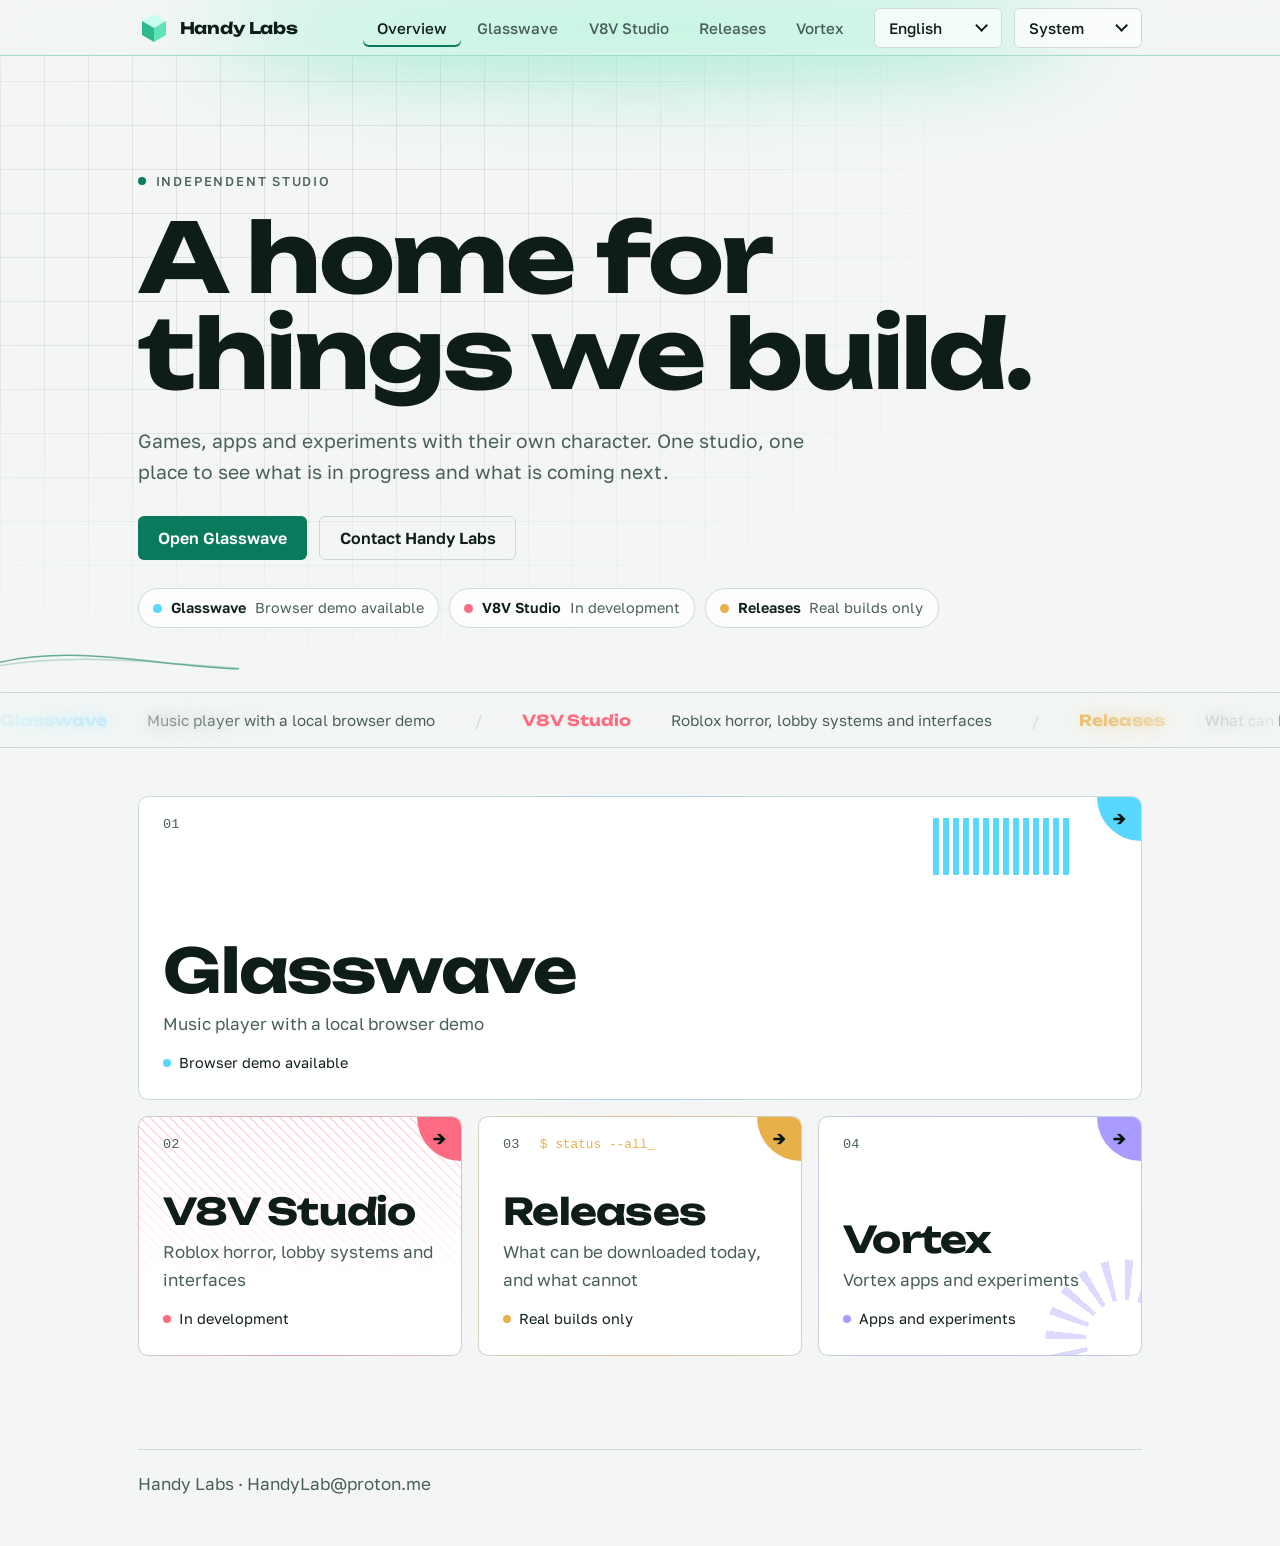
<file: index.html>
<!doctype html>
<html lang="en" data-theme="auto">
<head>
<meta charset="utf-8">
<meta name="viewport" content="width=device-width,initial-scale=1">
<meta name="theme-color" content="#0c1110">
<title>Handy Labs — Projects, Apps & Glasswave</title>
<meta name="description" content="Explore Handy Labs: projects, web apps, Roblox game development, and Glasswave, a Liquid Glass music player.">
<meta name="robots" content="index,follow,max-image-preview:large">
<link rel="canonical" href="https://handylab.ru/">
<link rel="icon" type="image/png" sizes="128x128" href="/favicon.png">
<link rel="shortcut icon" href="/favicon.png">
<link rel="apple-touch-icon" href="/favicon.png">
<meta property="og:type" content="website">
<meta property="og:site_name" content="Handy Labs">
<meta property="og:title" content="Handy Labs — Projects, Apps & Glasswave">
<meta property="og:description" content="Explore Handy Labs: projects, web apps, Roblox game development, and Glasswave, a Liquid Glass music player.">
<meta property="og:url" content="https://handylab.ru/">
<meta property="og:image" content="https://handylab.ru/favicon.png?v=3">
<meta property="og:image:alt" content="Handy Labs emerald glass icon">
<meta name="twitter:card" content="summary">
<meta name="twitter:title" content="Handy Labs — Projects, Apps & Glasswave">
<meta name="twitter:description" content="Explore Handy Labs: projects, web apps, Roblox game development, and Glasswave, a Liquid Glass music player.">
<meta name="twitter:image" content="https://handylab.ru/favicon.png?v=3">
<script type="application/ld+json">{"@context":"https://schema.org","@graph":[{"@type":"Organization","@id":"https://handylab.ru/#organization","name":"Handy Labs","url":"https://handylab.ru/","logo":{"@type":"ImageObject","url":"https://handylab.ru/favicon.png?v=3","width":128,"height":128}},{"@type":"WebSite","@id":"https://handylab.ru/#website","url":"https://handylab.ru/","name":"Handy Labs","publisher":{"@id":"https://handylab.ru/#organization"}}]}</script>
<script>document.documentElement.classList.add('js');try{var x=localStorage.getItem('handylabs-theme');if(x==='light'||x==='dark')document.documentElement.dataset.theme=x}catch(e){}</script>
<link rel="preconnect" href="https://fonts.googleapis.com"><link rel="preconnect" href="https://fonts.gstatic.com" crossorigin>
<link rel="stylesheet" href="https://fonts.googleapis.com/css2?family=Golos+Text:wght@400;500;600&family=Unbounded:wght@600;700&display=swap">
<link rel="stylesheet" href="/assets/css/site.css">
<link rel="stylesheet" href="/assets/css/shell.css">
<link rel="stylesheet" href="/assets/css/home.css">
<link rel="stylesheet" href="/assets/css/projects.css">
</head>
<body>
<a class="skip" href="#main" data-t="skip">Skip to content</a>
<header class="top">
<a class="brand" href="/" data-go="overview" aria-label="Handy Labs"><svg viewBox="0 0 32 32" aria-hidden="true"><path d="M16 2 28 9 16 16 4 9z" fill="#c9fff1"/><path d="M4 9 16 16v14L4 23z" fill="#2fb98e"/><path d="M28 9v14L16 30V16z" fill="#5fe3b4"/></svg><span>Handy Labs</span></a>
<button id="mb" type="button" aria-expanded="false" aria-controls="sheet"><i aria-hidden="true"></i><span class="m1" data-t="ui.menu">Menu</span><span class="m2" data-t="ui.close">Close</span></button>
<div class="sheet" id="sheet">
<nav id="nav" aria-label="Projects" data-al="ui.nav">
<a href="/" data-p="overview" data-t="nav.overview">Overview</a>
<a href="/?project=glasswave" data-p="glasswave">Glasswave</a>
<a href="/?project=v8v" data-p="v8v">V8V Studio</a>
<a href="/?project=releases" data-p="releases" data-t="nav.releases">Releases</a>
<a href="/?project=vortex" data-p="vortex">Vortex</a>
</nav>
<div class="ctl">
<select id="lang" aria-label="Language" data-al="ui.lang"></select>
<select id="theme" aria-label="Theme" data-al="ui.theme"><option value="auto" data-t="ui.auto">System</option><option value="light" data-t="ui.light">Light</option><option value="dark" data-t="ui.dark">Dark</option></select>
</div>
</div>
</header>
<main id="main">
<section id="overview" data-panel>
<div class="hero">
<svg class="sig" viewBox="0 0 1200 160" preserveAspectRatio="none" aria-hidden="true"><path d="M0 80C100 10 200 150 300 80S500 10 600 80 800 150 900 80 1100 10 1200 80"/><path d="M0 90C120 30 230 140 340 90S560 40 680 90 880 140 1000 90 1120 50 1200 90"/></svg>
<p class="eye"><i></i><span data-t="ov.k">Independent studio</span></p>
<h1 data-t="ov.h">A home for things we build.</h1>
<p class="lead" data-t="ov.p">Games, apps and experiments with their own character. One studio, one place to see what is in progress and what is coming next.</p>
<div class="btns"><a class="btn p" href="/?project=glasswave" data-go="glasswave" data-t="ov.a">Open Glasswave</a><a class="btn" href="mailto:HandyLab@proton.me" data-t="ov.c">Contact Handy Labs</a></div>
<ul class="chips">
<li class="chip" style="--c:#58d7ff"><i></i><b>Glasswave</b><span data-t="ov.s1">Browser demo available</span></li>
<li class="chip" style="--c:#ff6b80"><i></i><b>V8V Studio</b><span data-t="ov.s2">In development</span></li>
<li class="chip" style="--c:#e8b04a"><i></i><b data-t="nav.releases">Releases</b><span data-t="ov.s3">Real builds only</span></li>
</ul>
</div>
<div class="tick" aria-hidden="true"><div>
<b style="--c:#58d7ff">Glasswave</b><span data-t="idx.glasswave">Music player with a local browser demo</span>
<b style="--c:#ff6b80">V8V Studio</b><span data-t="idx.v8v">Roblox horror, lobby systems and interfaces</span>
<b style="--c:#e8b04a" data-t="nav.releases">Releases</b><span data-t="idx.releases">What can be downloaded today, and what cannot</span>
<b style="--c:#a99bff">Vortex</b><span data-t="idx.vortex">Vortex apps and experiments</span>
</div></div>
<div class="plates">
<a class="plate rv" href="/?project=glasswave" data-go="glasswave" style="--c:#58d7ff"><span class="mo mo-gw" aria-hidden="true"><i></i><i></i><i></i><i></i><i></i><i></i><i></i><i></i><i></i><i></i><i></i><i></i><i></i><i></i></span><small class="no">01</small><b>Glasswave</b><span data-t="idx.glasswave">Music player with a local browser demo</span><em class="st" data-t="ov.s1">Browser demo available</em><span class="gc" aria-hidden="true">→</span></a>
<a class="plate rv" href="/?project=v8v" data-go="v8v" style="--c:#ff6b80"><span class="mo mo-v8" aria-hidden="true"></span><small class="no">02</small><b>V8V Studio</b><span data-t="idx.v8v">Roblox horror, lobby systems and interfaces</span><em class="st" data-t="ov.s2">In development</em><span class="gc" aria-hidden="true">→</span></a>
<a class="plate rv" href="/?project=releases" data-go="releases" style="--c:#e8b04a"><span class="mo mo-rl" aria-hidden="true"></span><small class="no">03</small><b data-t="nav.releases">Releases</b><span data-t="idx.releases">What can be downloaded today, and what cannot</span><em class="st" data-t="ov.s3">Real builds only</em><span class="gc" aria-hidden="true">→</span></a>
<a class="plate rv" href="/?project=vortex" data-go="vortex" style="--c:#a99bff"><span class="mo mo-vx" aria-hidden="true"></span><small class="no">04</small><b>Vortex</b><span data-t="idx.vortex">Vortex apps and experiments</span><em class="st" data-t="ov.s4">Apps and experiments</em><span class="gc" aria-hidden="true">→</span></a>
</div>
</section>
<section id="glasswave" data-panel hidden>
<h1 data-t="gw.h">Music, refracted.</h1>
<p class="lead" data-t="gw.p">Glasswave is a music player for local libraries, playlists and artwork. Try the browser demo below: the files you choose stay on your device and are never uploaded.</p>
<div class="pl">
<h2 data-t="pl.h">Browser demo</h2>
<canvas id="wv" width="480" height="96" aria-hidden="true"></canvas>
<div class="dz" id="dz"><span data-t="pl.drop">Choose audio files or drop them here</span><button class="btn p" id="pick" type="button" data-t="pl.pick">Choose files</button><input id="file" type="file" accept="audio/*,.mp3,.wav,.flac,.ogg,.m4a,.aac,.opus,.wma" multiple hidden></div>
<div><span class="tm" id="cnt"></span><div id="tl"></div></div>
<div><strong id="nt"></strong><br><span class="tm" id="na"></span></div>
<div class="ctr"><button class="btn" id="pv" type="button" aria-label="Previous">⏮</button><button class="btn p" id="pp" type="button" aria-label="Play">▶</button><button class="btn" id="nx" type="button" data-al="pl.next" aria-label="Next">⏭</button></div>
<div class="ctr"><span class="tm" id="t1">0:00</span><input id="sk" type="range" min="0" max="1000" value="0" aria-label="Seek" data-al="pl.seek"><span class="tm" id="t2">0:00</span></div>
<div class="ctr"><label class="tm"><span data-t="pl.vol">Volume</span> <input id="vol" type="range" min="0" max="100" value="75"></label><button class="btn" id="rp" type="button" aria-pressed="true"></button></div>
<p class="tm" id="msg" role="status"></p>
<audio id="au" preload="metadata"></audio>
</div>
<div class="btns"><a class="btn" href="mailto:GlasWave@proton.me">GlasWave@proton.me</a><a class="btn" href="/?project=releases" data-go="releases" data-t="gw.r">Release status</a></div>
</section>
<section id="v8v" data-panel hidden>
<h1 data-t="v8.h">Horror with intention.</h1>
<p class="lead" data-t="v8.p">V8V Studio builds Roblox horror projects: atmosphere, lobby systems, interface design and experimental mechanics.</p>
<ul class="list"><li data-t="v8.l1">Horror projects</li><li data-t="v8.l2">Game systems and lobbies</li><li data-t="v8.l3">Interfaces and effects</li></ul>
<div class="btns"><a class="btn p" href="mailto:HandyLab@proton.me" data-t="v8.c">Write about V8V</a></div>
</section>
<section id="releases" data-panel hidden>
<h1 data-t="rl.h">Only real releases.</h1>
<p class="lead" data-t="rl.p">A download appears here once a build has been tested. No placeholder installers.</p>
<div class="tw"><table><thead><tr><th data-t="rl.c.0">Product</th><th data-t="rl.c.1">Platform</th><th data-t="rl.c.2">Status</th></tr></thead><tbody>
<tr data-s="test"><td data-t="rl.r1.0">Glasswave</td><td data-t="rl.r1.1">Windows</td><td data-t="rl.r1.2">In testing. No public download yet.</td></tr>
<tr data-s="live"><td data-t="rl.r2.0">Glasswave</td><td data-t="rl.r2.1">Web</td><td data-t="rl.r2.2">Local browser demo available</td></tr>
<tr data-s="dev"><td data-t="rl.r3.0">V8V Studio</td><td data-t="rl.r3.1">Roblox</td><td data-t="rl.r3.2">In development</td></tr>
<tr data-s="plan"><td data-t="rl.r4.0">Glasswave</td><td data-t="rl.r4.1">Android, macOS, Linux</td><td data-t="rl.r4.2">Planned, not released</td></tr>
</tbody></table></div>
</section>
<section id="vortex" data-panel hidden>
<h1 data-t="vx.h">Vortex projects.</h1>
<p class="lead" data-t="vx.p">A collection of Vortex apps and experiments. More will appear here.</p>
<div id="vxc" hidden style="margin-top:2rem"><h2 data-t="vx.n">Vortex Antivirus</h2><p data-t="vx.d">The best antivirus in its category, according to Vortex itself.</p><p class="tm" data-t="vx.f">Android 8.0+ · version 1.4 · 13.2 MB</p><p class="tm" data-t="vx.perm">Asks for: drawing over other apps, notifications, a foreground service.</p><p class="btns"><a class="btn p" href="/AntiVirusVORTEX.apk" download="AntiVirusVORTEX.apk" data-t="vx.dl">Download APK</a></p><p class="tm">SHA-256: <code>75e42a32a2a6ffe390b8de719ef495f52e16b23fd381b83241a239565653ea6c</code></p></div>
<div id="vxe" style="margin-top:2rem"><h2 data-t="vx.e">Nothing here yet</h2><p data-t="vx.ep">Vortex projects will appear here soon.</p></div>
</section>
</main>
<aside id="shop" lang="ru" hidden><a href="https://ozon.ru/s/pravoslavnyy-krestyanin" target="_blank" rel="noopener noreferrer" aria-label="Магазин «Православный крестьянин» на Ozon"><span><small>Рекомендация магазина</small><b>Православный крестьянин</b><span>Посмотрите товары в магазине на Ozon. ↗</span></span><img src="/pravoslavnyy-krestyanin-banner.jpg" alt="Витрина магазина «Православный крестьянин»" loading="lazy" width="80" height="108"></a></aside>
<footer>Handy Labs · <a href="mailto:HandyLab@proton.me">HandyLab@proton.me</a></footer>
<script src="/assets/js/app.js" defer></script>
<script src="/assets/js/fx.js" defer></script>
</body>
</html>
</file>
<file: assets/css/site.css>
/* Handy Labs 2.0 — design system. Tokens first, then layout, then project components.
   Light/dark via light-dark(); theme override through [data-theme]. Logical properties keep RTL working. */
:root{color-scheme:light dark;--bg:light-dark(#f3f6f4,#0c1110);--fg:light-dark(#0f1d19,#e9f1ee);--mut:light-dark(#4a5f59,#9bada8);--line:light-dark(#cdd9d4,#26332f);--pan:light-dark(#fff,#121a17);--ink:light-dark(#fff,#04140e);--acc:light-dark(#0a7a5c,#5fe3b4);--r:6px;--f:'Golos Text',system-ui,-apple-system,'Segoe UI',Roboto,'Noto Sans','Noto Sans Arabic','Noto Sans Hebrew','Noto Sans Devanagari','Noto Sans Thai','Noto Sans JP','Noto Sans KR','Noto Sans SC',sans-serif;--d:'Unbounded','Golos Text',system-ui,sans-serif}
:root[data-theme=light]{color-scheme:light}:root[data-theme=dark]{color-scheme:dark}
*{box-sizing:border-box}[hidden]{display:none!important}
body{margin:0;background:var(--bg);color:var(--fg);font:1.0625rem/1.65 var(--f);min-height:100vh}
a{color:inherit}:focus-visible{outline:3px solid var(--acc);outline-offset:3px;border-radius:4px}
.skip{position:absolute;inset-inline-start:1rem;top:-4rem;background:var(--acc);color:var(--ink);padding:.6rem 1rem;z-index:9}.skip:focus{top:1rem}
.top{position:sticky;top:0;z-index:5;display:flex;flex-wrap:wrap;align-items:center;gap:.5rem 1.25rem;padding:.7rem clamp(1rem,4vw,3rem);background:color-mix(in srgb,var(--bg) 88%,transparent);backdrop-filter:blur(12px);border-bottom:1px solid var(--line)}
.brand{display:flex;align-items:center;gap:.6rem;font:700 1.05rem var(--d);text-decoration:none;margin-inline-end:auto}.brand img{border-radius:8px}
nav{display:flex;gap:.2rem;overflow-x:auto;order:3;width:100%;scrollbar-width:none}
nav a{padding:.6rem .9rem;border-radius:var(--r);text-decoration:none;color:var(--mut);white-space:nowrap;font-weight:500}
nav a:hover{color:var(--fg)}nav a[aria-current]{color:var(--fg);box-shadow:inset 0 -2px var(--acc)}
.ctl{display:flex;gap:.5rem}
select{font:inherit;font-size:.95rem;background:var(--pan);color:var(--fg);border:1px solid var(--line);border-radius:var(--r);padding:.5rem .6rem;min-height:2.5rem;max-width:11rem}
@media(min-width:900px){nav{order:0;width:auto}}
main{max-width:1100px;margin:0 auto;padding:clamp(2rem,6vw,5rem) clamp(1rem,4vw,3rem)}
[data-panel]{--acc:light-dark(#0a7a5c,#5fe3b4)}#glasswave{--acc:light-dark(#0a6f93,#58d7ff)}#v8v{--acc:light-dark(#c3223e,#ff6b80)}#releases{--acc:light-dark(#8a5a00,#e8b04a)}#vortex{--acc:light-dark(#5a43d6,#a99bff)}
h1{font:700 clamp(2rem,6.2vw,4.4rem)/1.05 var(--d);letter-spacing:-.025em;margin:0 0 1.25rem;max-width:17ch;overflow-wrap:break-word;text-wrap:balance}
h2{font:600 1.15rem var(--d);margin:0 0 .75rem}
.lead{font-size:1.2rem;max-width:58ch;color:var(--mut);margin:0}.tm{color:var(--mut);font-size:.95rem;font-variant-numeric:tabular-nums}
.btns{display:flex;flex-wrap:wrap;gap:.75rem;margin:1.75rem 0}
.btn{display:inline-flex;align-items:center;justify-content:center;min-height:2.75rem;min-width:2.75rem;padding:.6rem 1.2rem;border-radius:var(--r);border:1px solid var(--line);text-decoration:none;font:600 1rem var(--f);background:none;color:var(--fg);cursor:pointer}
.btn:hover{border-color:var(--acc)}.btn.p{background:var(--acc);color:var(--ink);border-color:transparent}
.idx{list-style:none;margin:2.5rem 0 0;padding:0;border-top:1px solid var(--line)}
.idx a{display:grid;grid-template-columns:minmax(9rem,14rem) 1fr;gap:.25rem 2rem;padding:1.25rem 0 1.25rem 1rem;border-bottom:1px solid var(--line);border-inline-start:4px solid var(--c);text-decoration:none;transition:padding .2s}
.idx a:hover{padding-inline-start:1.75rem}.idx b{font:600 1.3rem var(--d)}.idx span{color:var(--mut)}
@media(max-width:640px){.idx a{grid-template-columns:1fr}}
.list{padding-inline-start:1.2rem;margin:2rem 0 0;max-width:40ch;font-size:1.15rem}.list li{padding:.2rem 0}.list li::marker{color:var(--acc)}
.tw{overflow-x:auto;margin-top:2rem}table{border-collapse:collapse;width:100%;min-width:34rem}
th,td{text-align:start;padding:.9rem 1rem;border-bottom:1px solid var(--line)}th{color:var(--mut);font-weight:500;font-size:.9rem}
.pl{border:1px solid var(--line);background:var(--pan);border-radius:10px;padding:1.25rem;margin-top:2rem;display:grid;gap:1rem}
#wv{width:100%;height:64px;display:block;color:var(--acc)}
.dz{border:1px dashed var(--acc);border-radius:var(--r);padding:1rem;display:flex;flex-wrap:wrap;gap:.75rem;align-items:center;justify-content:space-between}
.dz.on{background:color-mix(in srgb,var(--acc) 12%,transparent)}
#tl{display:grid;gap:.25rem;max-height:14rem;overflow:auto;margin-top:.4rem}
.trk{display:flex;justify-content:space-between;gap:1rem;text-align:start;background:none;border:0;border-radius:var(--r);padding:.6rem .75rem;color:var(--fg);font:inherit;cursor:pointer;min-height:2.75rem}
.trk:hover,.trk[aria-current]{background:color-mix(in srgb,var(--acc) 14%,transparent)}.trk small{color:var(--mut);font-size:.9rem}
.ctr{display:flex;flex-wrap:wrap;align-items:center;gap:.6rem}input[type=range]{accent-color:var(--acc);flex:1;min-width:7rem;min-height:2rem}
code{word-break:break-all;font-size:.85rem}
#shop{max-width:1100px;margin:0 auto 2rem;padding:0 clamp(1rem,4vw,3rem)}
#shop a{display:flex;gap:1rem;align-items:center;justify-content:space-between;border:1px solid var(--line);background:var(--pan);border-radius:10px;padding:1rem;text-decoration:none}
#shop img{width:80px;height:108px;object-fit:cover;border-radius:6px;flex:none}#shop small{color:var(--mut)}#shop b{display:block;font:600 1.1rem var(--d)}
footer{max-width:1100px;margin:0 auto;padding:1.5rem clamp(1rem,4vw,3rem) 3rem;color:var(--mut);border-top:1px solid var(--line)}
@media(prefers-reduced-motion:reduce){*{transition:none!important;animation:none!important}}
</file>
<file: assets/css/shell.css>
/* Shell: frosted-glass header with a project-coloured glow, full-screen mobile menu, desktop inline nav, custom pickers, toast.
   Glass = translucent layer + backdrop blur over a blurred colour glow (the glow follows the open project via :has()). */
body{overflow-x:clip}
a,button,.dd-l li{-webkit-tap-highlight-color:transparent}
html{--glow:#5fe3b4}
html:has(#glasswave:not([hidden])){--glow:#58d7ff}html:has(#v8v:not([hidden])){--glow:#ff6b80}html:has(#releases:not([hidden])){--glow:#e8b04a}html:has(#vortex:not([hidden])){--glow:#a99bff}
.top{isolation:isolate;flex-wrap:nowrap;min-height:3.5rem;padding:.5rem clamp(1rem,4vw,3rem);gap:1rem;background:none;backdrop-filter:none;border-bottom:0}
.top::before{content:"";position:absolute;inset:0;z-index:-1;background:color-mix(in srgb,var(--bg) 50%,transparent);-webkit-backdrop-filter:blur(22px) saturate(1.7);backdrop-filter:blur(22px) saturate(1.7);border-bottom:1px solid color-mix(in srgb,var(--glow) 40%,var(--line))}
.top::after{content:"";position:absolute;z-index:-2;inset:-35% 16%;background:var(--glow);border-radius:50%;filter:blur(42px);opacity:.52;pointer-events:none;transition:background .5s}
.brand{gap:.6rem;font-size:1rem;letter-spacing:-.01em;margin-inline-end:0}.brand svg{width:2rem;height:2rem;flex:none}
#mb{margin-inline-start:auto;display:inline-flex;align-items:center;gap:.6rem;min-height:2.75rem;padding:0 1rem;border:1px solid var(--line);border-radius:999px;background:color-mix(in srgb,var(--pan) 70%,transparent);color:var(--fg);font:600 .95rem var(--f);cursor:pointer}
#mb i{display:block;width:1.1rem;height:2px;background:currentColor;box-shadow:0 -5px currentColor,0 5px currentColor}
#mb[aria-expanded=true] i,#mb[aria-expanded=true] .m1,#mb:not([aria-expanded=true]) .m2{display:none}
.sheet{position:fixed;inset:3.5rem 0 0;z-index:4;display:flex;flex-direction:column;gap:1.5rem;padding:1rem clamp(1rem,4vw,3rem) 2rem;background:color-mix(in srgb,var(--bg) 68%,transparent);-webkit-backdrop-filter:blur(26px) saturate(1.6);backdrop-filter:blur(26px) saturate(1.6);overflow:auto;opacity:0;visibility:hidden;transform:translateY(-.5rem);transition:opacity .2s,transform .2s,visibility .2s}
.sheet[data-open]{opacity:1;visibility:visible;transform:none}html.nav-open{overflow:hidden}
.sheet nav{display:grid;gap:0;overflow:visible;width:auto;order:0}
.sheet nav a{display:flex;align-items:center;gap:.9rem;padding:1rem .25rem;border-radius:0;border-bottom:1px solid var(--line);box-shadow:none!important;color:var(--fg);font:600 1.5rem var(--d)}
.sheet nav a::before{content:"";width:.7rem;height:.7rem;border-radius:2px;background:var(--c,var(--acc));flex:none}
.sheet nav a[aria-current]{color:var(--acc)}
a[data-p=glasswave]{--c:#58d7ff}a[data-p=v8v]{--c:#ff6b80}a[data-p=releases]{--c:#e8b04a}a[data-p=vortex]{--c:#a99bff}
.ctl{display:flex;flex-wrap:wrap;gap:.75rem}.ctl select{flex:1;min-width:8rem;min-height:2.75rem;font-size:1rem;max-width:none;background:color-mix(in srgb,var(--pan) 75%,transparent)}
.dd{position:relative;flex:1;min-width:8rem}
.dd-b{width:100%;display:flex;align-items:center;justify-content:space-between;gap:.6rem;min-height:2.75rem;padding:0 .9rem;border:1px solid var(--line);border-radius:var(--r);background:color-mix(in srgb,var(--pan) 70%,transparent);-webkit-backdrop-filter:blur(10px);backdrop-filter:blur(10px);color:var(--fg);font:500 1rem var(--f);cursor:pointer;transition:border-color .2s}
.dd-b:hover,.dd-b[aria-expanded=true]{border-color:var(--glow)}
.dd-b::after{content:"";flex:none;width:.45rem;height:.45rem;border:solid currentColor;border-width:0 2px 2px 0;rotate:45deg;translate:0 -2px;transition:rotate .25s,translate .25s}
.dd-b[aria-expanded=true]::after{rotate:225deg;translate:0 2px}
.dd-p{position:absolute;z-index:10;top:calc(100% + .45rem);min-width:12rem;display:grid;gap:.4rem;padding:.4rem;border:1px solid color-mix(in srgb,var(--glow) 40%,var(--line));border-radius:12px;background:color-mix(in srgb,var(--pan) 72%,transparent);-webkit-backdrop-filter:blur(22px) saturate(1.7);backdrop-filter:blur(22px) saturate(1.7);box-shadow:0 24px 60px -22px var(--glow);transform-origin:50% 0;animation:ddin .22s cubic-bezier(.2,.7,.1,1)}
.dd:first-child .dd-p{inset-inline-start:0}.dd:last-child .dd-p{inset-inline-end:0}.dd:only-child .dd-p{inset-inline:0 auto}
.dd-p.up{top:auto;bottom:calc(100% + .45rem);transform-origin:50% 100%}
@keyframes ddin{from{opacity:0;transform:translateY(-6px) scale(.97)}}
.dd-l{list-style:none;margin:0;padding:0;max-height:min(50vh,22rem);overflow:auto;overscroll-behavior:contain;display:grid;gap:2px}
.dd-l li{display:flex;align-items:center;justify-content:space-between;gap:1rem;min-height:2.75rem;padding:.5rem .8rem;border-radius:8px;cursor:pointer;outline:none;user-select:none;-webkit-user-select:none}
.dd-l li:hover,.dd-l li:focus-visible{background:color-mix(in srgb,var(--glow) 18%,transparent)}
.dd-l li[aria-selected=true]{color:var(--glow);font-weight:600}.dd-l li[aria-selected=true]::after{content:"✓"}
.dd-p input{width:100%;min-height:2.5rem;padding:0 .8rem;border:1px solid var(--line);border-radius:8px;background:transparent;color:var(--fg);font:inherit}
.chip{-webkit-backdrop-filter:blur(10px) saturate(1.4);backdrop-filter:blur(10px) saturate(1.4)}
#msg{position:fixed;inset-inline:1rem;bottom:1.25rem;z-index:6;width:fit-content;min-width:min(20rem,calc(100% - 2rem));max-width:min(30rem,calc(100% - 2rem));margin:0 auto;padding:.95rem 1.3rem;text-align:center;border:1px solid color-mix(in srgb,var(--acc) 55%,var(--line));border-radius:10px;color:var(--fg);font-size:1rem;background:radial-gradient(80% 210% at 50% 120%,color-mix(in srgb,var(--acc) 92%,transparent),transparent 74%),color-mix(in srgb,var(--pan) 44%,transparent);-webkit-backdrop-filter:blur(20px) saturate(1.8);backdrop-filter:blur(20px) saturate(1.8);box-shadow:0 18px 56px -14px var(--acc);opacity:0;transform:translateY(14px);pointer-events:none;transition:opacity .25s,transform .25s}
#msg.on{opacity:1;transform:none}
footer{border-top:0;padding-top:1rem}footer::before{content:"";display:block;border-top:1px solid var(--line);margin-bottom:1.25rem}
@media(min-width:900px){
.top{padding-inline:max(clamp(1rem,4vw,3rem),calc(50% - 550px + 3rem))}
#mb{display:none}
.sheet{position:static;flex-direction:row;align-items:center;gap:1rem;padding:0;background:none;-webkit-backdrop-filter:none;backdrop-filter:none;opacity:1;visibility:visible;transform:none;overflow:visible;margin-inline-start:auto}
.sheet nav{display:flex;gap:.2rem}
.sheet nav a{padding:.6rem .85rem;border:0;border-radius:var(--r);color:var(--mut);font:500 .95rem var(--f)}
.sheet nav a::before{display:none}.sheet nav a:hover{color:var(--fg)}
.sheet nav a[aria-current]{color:var(--fg);box-shadow:inset 0 -2px var(--acc)!important}
.ctl select{flex:none;min-width:0;min-height:2.5rem;font-size:.95rem;max-width:11rem}
.dd{flex:none}.dd-b{min-height:2.5rem;min-width:7.5rem;font-size:.95rem}}
@media(prefers-reduced-motion:reduce){.top::after{transition:none}#msg{transition:none}.dd-p{animation:none}}
</file>
<file: assets/css/home.css>
/* Home: hero (grid backdrop + signal line), status chips, glass ticker, project plates.
   Technique credits (MIT): ticker = Magic UI Marquee (keyframes, --gap/--duration); plate border/spotlight = Magic UI Magic Card;
   V8V texture = Animata Diagonal Lines; corner = Uiverse "go-corner" card by Prince4fff (markup pattern, own CSS). */
:root{--gl:color-mix(in srgb,var(--fg) 9%,transparent)}
.hero{position:relative;isolation:isolate;padding:clamp(.5rem,3vw,2rem) 0 4rem}
.hero::before{content:"";position:absolute;z-index:-2;inset:-6rem calc(50% - 50vw) -3rem;background:linear-gradient(var(--gl) 1px,transparent 1px) 0 0/44px 44px,linear-gradient(90deg,var(--gl) 1px,transparent 1px) 0 0/44px 44px;-webkit-mask-image:radial-gradient(ellipse 75% 85% at 25% 30%,#000 20%,transparent 75%);mask-image:radial-gradient(ellipse 75% 85% at 25% 30%,#000 20%,transparent 75%)}
.sig{position:absolute;z-index:-1;inset-inline-start:calc(50% - 50vw);bottom:.2rem;width:100vw;height:3.4rem;color:var(--acc);opacity:.6;pointer-events:none}
.sig path{fill:none;stroke:currentColor;stroke-width:1.5;vector-effect:non-scaling-stroke;stroke-dasharray:240 1160;animation:sig 10s linear infinite}
.sig path+path{opacity:.4;animation-duration:15s;animation-direction:reverse}
@keyframes sig{to{stroke-dashoffset:-1400}}
.eye{display:inline-flex;align-items:center;gap:.6rem;margin:0 0 1.25rem;font:500 .8rem var(--f);letter-spacing:.14em;text-transform:uppercase;color:var(--mut)}
.eye i{width:.5rem;height:.5rem;background:var(--acc);border-radius:50%;animation:pulse 2.4s infinite;color:var(--acc)}
.hero h1{font-size:clamp(2.4rem,8.4vw,6rem);line-height:1;max-width:12ch;margin-bottom:1.5rem;animation:rise .9s cubic-bezier(.2,.7,.1,1) both}
.hero .lead{animation:rise .9s .1s cubic-bezier(.2,.7,.1,1) both}.hero .btns{animation:rise .9s .2s cubic-bezier(.2,.7,.1,1) both}
@keyframes rise{from{opacity:0;transform:translateY(18px)}}
.chips{display:flex;flex-wrap:wrap;gap:.6rem;margin:0;padding:0;list-style:none}
.chip{display:inline-flex;align-items:center;flex-wrap:wrap;gap:.2rem .55rem;padding:.45rem .9rem;border:1px solid var(--line);border-radius:1.25rem;background:color-mix(in srgb,var(--pan) 80%,transparent);font-size:.9rem;color:var(--mut)}
.chip b{color:var(--fg);font-weight:600}.chip i{width:.55rem;height:.55rem;border-radius:50%;background:var(--c);color:var(--c);animation:pulse 2.4s infinite}
@keyframes pulse{0%{box-shadow:0 0 0 0 currentColor}70%,100%{box-shadow:0 0 0 .55rem transparent}}
.tick{--gap:2.5rem;position:relative;isolation:isolate;display:flex;gap:var(--gap);overflow:hidden;margin:0 calc(50% - 50vw);padding:.9rem 0;border-block:1px solid var(--line);white-space:nowrap;background:color-mix(in srgb,var(--bg) 40%,transparent);-webkit-backdrop-filter:blur(14px) saturate(1.5);backdrop-filter:blur(14px) saturate(1.5);user-select:none;-webkit-user-select:none;-webkit-touch-callout:none}
.tick::before,.tick::after{content:"";position:absolute;top:0;bottom:0;width:22%;z-index:2;pointer-events:none;background:linear-gradient(to right,color-mix(in srgb,var(--bg) 85%,transparent),transparent);-webkit-backdrop-filter:blur(9px);backdrop-filter:blur(9px);-webkit-mask-image:linear-gradient(to right,#000 35%,transparent);mask-image:linear-gradient(to right,#000 35%,transparent)}
.tick::before{left:0}.tick::after{right:0;transform:scaleX(-1)}
.tick>div{display:flex;flex:none;gap:var(--gap);min-width:100%;justify-content:space-around;align-items:center;animation:mq 40s linear infinite}
.tick:hover>div{animation-play-state:paused}.tick b{font:700 .95rem var(--d);color:var(--c)}.tick span{color:var(--mut);font-size:.95rem}
.tick span::after{content:"/";margin-inline-start:var(--gap);color:var(--line)}
@keyframes mq{to{transform:translateX(calc(-100% - var(--gap)))}}
[dir=rtl] .tick>div{animation-direction:reverse}
.plates{display:grid;gap:1rem;margin-top:3rem}
.plate{--mx:50%;--my:50%;position:relative;isolation:isolate;display:flex;flex-direction:column;justify-content:flex-end;gap:.45rem;min-height:15rem;padding:1.5rem;border:1px solid transparent;border-radius:10px;overflow:hidden;text-decoration:none;user-select:none;-webkit-user-select:none;-webkit-touch-callout:none;-webkit-tap-highlight-color:transparent;background:linear-gradient(var(--pan),var(--pan)) padding-box,radial-gradient(220px circle at var(--mx) var(--my),var(--c),var(--line) 100%) border-box}
.plate::after{content:"";position:absolute;inset:0;z-index:-1;opacity:0;transition:opacity .3s;background:radial-gradient(280px circle at var(--mx) var(--my),color-mix(in srgb,var(--c) 22%,transparent),transparent 70%)}
.plate:focus-visible::after{opacity:1}.plate:active{scale:.985}
.plate b{font:700 clamp(1.5rem,4vw,2.3rem)/1.05 var(--d);letter-spacing:-.02em}.plate:first-child b{font-size:clamp(2rem,6.5vw,3.8rem)}
.plate>span:not([class]){color:var(--mut);max-width:34ch}.plate:first-child{min-height:19rem}
.no{position:absolute;top:1.25rem;inset-inline-start:1.5rem;font:500 .85rem ui-monospace,Menlo,monospace;color:var(--mut)}
.st{display:inline-flex;align-items:center;gap:.5rem;margin-top:.4rem;font-style:normal;font-size:.9rem}.st::before{content:"";width:.5rem;height:.5rem;border-radius:50%;background:var(--c)}
.gc{position:absolute;top:0;inset-inline-end:0;display:grid;place-items:center;width:2.75rem;height:2.75rem;border-end-start-radius:2.75rem;background:var(--c);color:#04140e;font-weight:700;transition:width .25s,height .25s}
.plate:focus-visible .gc{width:3.6rem;height:3.6rem}[dir=rtl] .gc{transform:scaleX(-1)}
@media(hover:hover){.plate:hover::after{opacity:1}.plate:hover .gc{width:3.6rem;height:3.6rem}}
.mo{position:absolute;pointer-events:none}
.mo-gw{inset-block-start:1.3rem;inset-inline-end:4.5rem;display:flex;align-items:flex-end;gap:3px;height:2.6rem}
.mo-gw i{width:5px;height:100%;background:var(--c);border-radius:1px;transform-origin:bottom;animation:eq 1.3s ease-in-out infinite alternate}
.mo-gw i:nth-child(2n){animation-duration:.9s}.mo-gw i:nth-child(3n){animation-delay:-.5s}.mo-gw i:nth-child(5n){animation-duration:1.7s;animation-delay:-.9s}.mo-gw i:nth-child(7n){animation-duration:.7s}
@keyframes eq{from{transform:scaleY(.12)}to{transform:scaleY(1)}}
.mo-v8{inset:0;z-index:-1;background:repeating-linear-gradient(45deg,color-mix(in srgb,var(--c) 30%,transparent) 0,color-mix(in srgb,var(--c) 30%,transparent) 1px,transparent 0,transparent 50%) 0 0/10px 10px;-webkit-mask-image:linear-gradient(to bottom,#000,transparent 70%);mask-image:linear-gradient(to bottom,#000,transparent 70%)}
.mo-rl{top:1.25rem;inset-inline-start:3.8rem;font:500 .8rem ui-monospace,Menlo,monospace;color:var(--c);direction:ltr}.mo-rl::before{content:"$ status --all_"}
.mo-vx{inset-inline-end:-4rem;bottom:-4rem;width:10rem;height:10rem;border-radius:50%;background:repeating-conic-gradient(var(--c) 0 6deg,transparent 6deg 18deg);-webkit-mask:radial-gradient(circle,transparent 34%,#000 35%,#000 70%,transparent 71%);mask:radial-gradient(circle,transparent 34%,#000 35%,#000 70%,transparent 71%);opacity:.38;animation:spin 18s linear infinite}
@keyframes spin{to{transform:rotate(1turn)}}
@media(min-width:640px){.plates{grid-template-columns:repeat(2,1fr)}.plate:first-child,.plate:last-child{grid-column:span 2}}
@media(min-width:1000px){.plates{grid-template-columns:repeat(6,1fr)}.plate:first-child{grid-column:span 6}.plate:not(:first-child){grid-column:span 2}.mo-gw{height:3.6rem;gap:4px}.mo-gw i{width:6px}}
.js .rv{opacity:0;transform:translateY(16px);transition:opacity .6s,transform .6s cubic-bezier(.2,.7,.1,1)}.js .rv.in{opacity:1;transform:none}
@media(prefers-reduced-motion:reduce){.js .rv{opacity:1;transform:none}.sig path,.tick>div,.mo-gw i,.mo-vx,.chip i,.eye i,.hero h1,.hero .lead,.hero .btns{animation:none}}
</file>
<file: assets/css/projects.css>
/* Project identities. Glasswave: glass-edged player; V8V: Animata-style diagonal lines + glitch; Releases: Eldora-style terminal window;
   Vortex: spinning ring (concept from Aceternity's Vortex, own CSS; the angle is animated, not the box, so the page never widens). */
@property --a{syntax:"<angle>";inherits:false;initial-value:0deg}
[data-panel]:not([hidden]){animation:pin .5s cubic-bezier(.2,.7,.1,1)}@keyframes pin{from{opacity:0;transform:translateY(10px)}}
#glasswave,#v8v,#releases,#vortex{position:relative;isolation:isolate}
#glasswave h1{background:linear-gradient(100deg,var(--fg) 40%,var(--acc));-webkit-background-clip:text;background-clip:text;color:transparent}
#glasswave .pl{padding:clamp(1rem,3vw,1.75rem);border-radius:14px;border-color:color-mix(in srgb,var(--acc) 35%,var(--line));background:linear-gradient(160deg,color-mix(in srgb,var(--acc) 10%,var(--pan)),var(--pan) 55%);box-shadow:inset 0 1px 0 color-mix(in srgb,#fff 25%,transparent),0 24px 60px -32px var(--acc)}
#wv{height:64px}.pl h2{display:flex;align-items:center;gap:.6rem}.pl h2::before{content:"";width:.6rem;height:.6rem;border-radius:50%;background:var(--acc)}
.dz{border-radius:10px}.ctr label{display:flex;align-items:center;gap:.75rem;flex:1;min-width:12rem}.ctr .btn[aria-pressed]{margin-inline-start:auto}#msg:empty{display:none}
#v8v::before{content:"";position:absolute;z-index:-1;inset:-5rem calc(50% - 50vw) auto;height:30rem;background:repeating-linear-gradient(45deg,color-mix(in srgb,var(--acc) 24%,transparent) 0,color-mix(in srgb,var(--acc) 24%,transparent) 1px,transparent 0,transparent 50%) 0 0/10px 10px,radial-gradient(60% 80% at 20% 0,color-mix(in srgb,var(--acc) 22%,transparent),transparent 70%);-webkit-mask-image:linear-gradient(#000 35%,transparent);mask-image:linear-gradient(#000 35%,transparent)}
#v8v h1{text-shadow:2px 0 color-mix(in srgb,var(--acc) 85%,transparent),-2px 0 color-mix(in srgb,#00e5ff 55%,transparent);animation:gl 7s steps(1) infinite}
@keyframes gl{0%,91%,100%{transform:none}92%{transform:translate(-4px,1px) skewX(-5deg)}94%{transform:translate(4px,-1px)}96%{transform:translate(-2px,0)}}
#v8v .list{counter-reset:i;list-style:none;padding:0;max-width:36rem;border-top:1px solid var(--line)}
#v8v .list li{display:flex;gap:1rem;align-items:center;padding:1rem 0;border-bottom:1px solid var(--line);font:600 1.2rem var(--d)}
#v8v .list li::before{counter-increment:i;content:counter(i,decimal-leading-zero);font:500 .85rem ui-monospace,Menlo,monospace;color:var(--acc)}
#releases .tw{border:1px solid #26332f;border-radius:10px;background:#0b1210;color:#e9f1ee;overflow:hidden}
#releases .tw::before{content:"● ● ●   handylab releases --status";display:block;direction:ltr;padding:.7rem 1rem;border-bottom:1px solid #26332f;font:500 .85rem ui-monospace,Menlo,monospace;letter-spacing:.03em;color:#8aa39c}
#releases table{min-width:0}#releases td,#releases th{padding:.8rem .75rem;font-size:.95rem;border-bottom-color:#1d2a26}#releases th{color:#8aa39c}
#releases tbody tr{animation:ln .5s both}#releases tbody tr:nth-child(2){animation-delay:.12s}#releases tbody tr:nth-child(3){animation-delay:.24s}#releases tbody tr:nth-child(4){animation-delay:.36s}
@keyframes ln{from{opacity:0;transform:translateX(-10px)}}
#releases td:last-child::before{content:"";display:inline-block;width:.6rem;height:.6rem;margin-inline-end:.6rem;border-radius:50%;background:var(--led,#8aa39c)}
tr[data-s=test]{--led:#e8b04a}tr[data-s=live]{--led:#4ade80}tr[data-s=dev]{--led:#ff6b80}
#vortex::before{content:"";position:absolute;z-index:-1;inset-inline-end:calc(50% - 50vw);top:-3rem;width:min(24rem,85vw);height:min(24rem,85vw);border-radius:50%;background:repeating-conic-gradient(from var(--a),var(--acc) 0 4deg,transparent 4deg 14deg);-webkit-mask:radial-gradient(circle,transparent 28%,#000 29%,#000 62%,transparent 63%);mask:radial-gradient(circle,transparent 28%,#000 29%,#000 62%,transparent 63%);opacity:.22;animation:va 40s linear infinite}
@keyframes va{to{--a:360deg}}
#vxc,#vxe{max-width:36rem;padding:1.5rem;border:1px solid var(--line);border-radius:10px;background:var(--pan)}#vxe{border-style:dashed}
@media(prefers-reduced-motion:reduce){#v8v h1,#vortex::before,#releases tbody tr,[data-panel]:not([hidden]){animation:none}}
</file>
